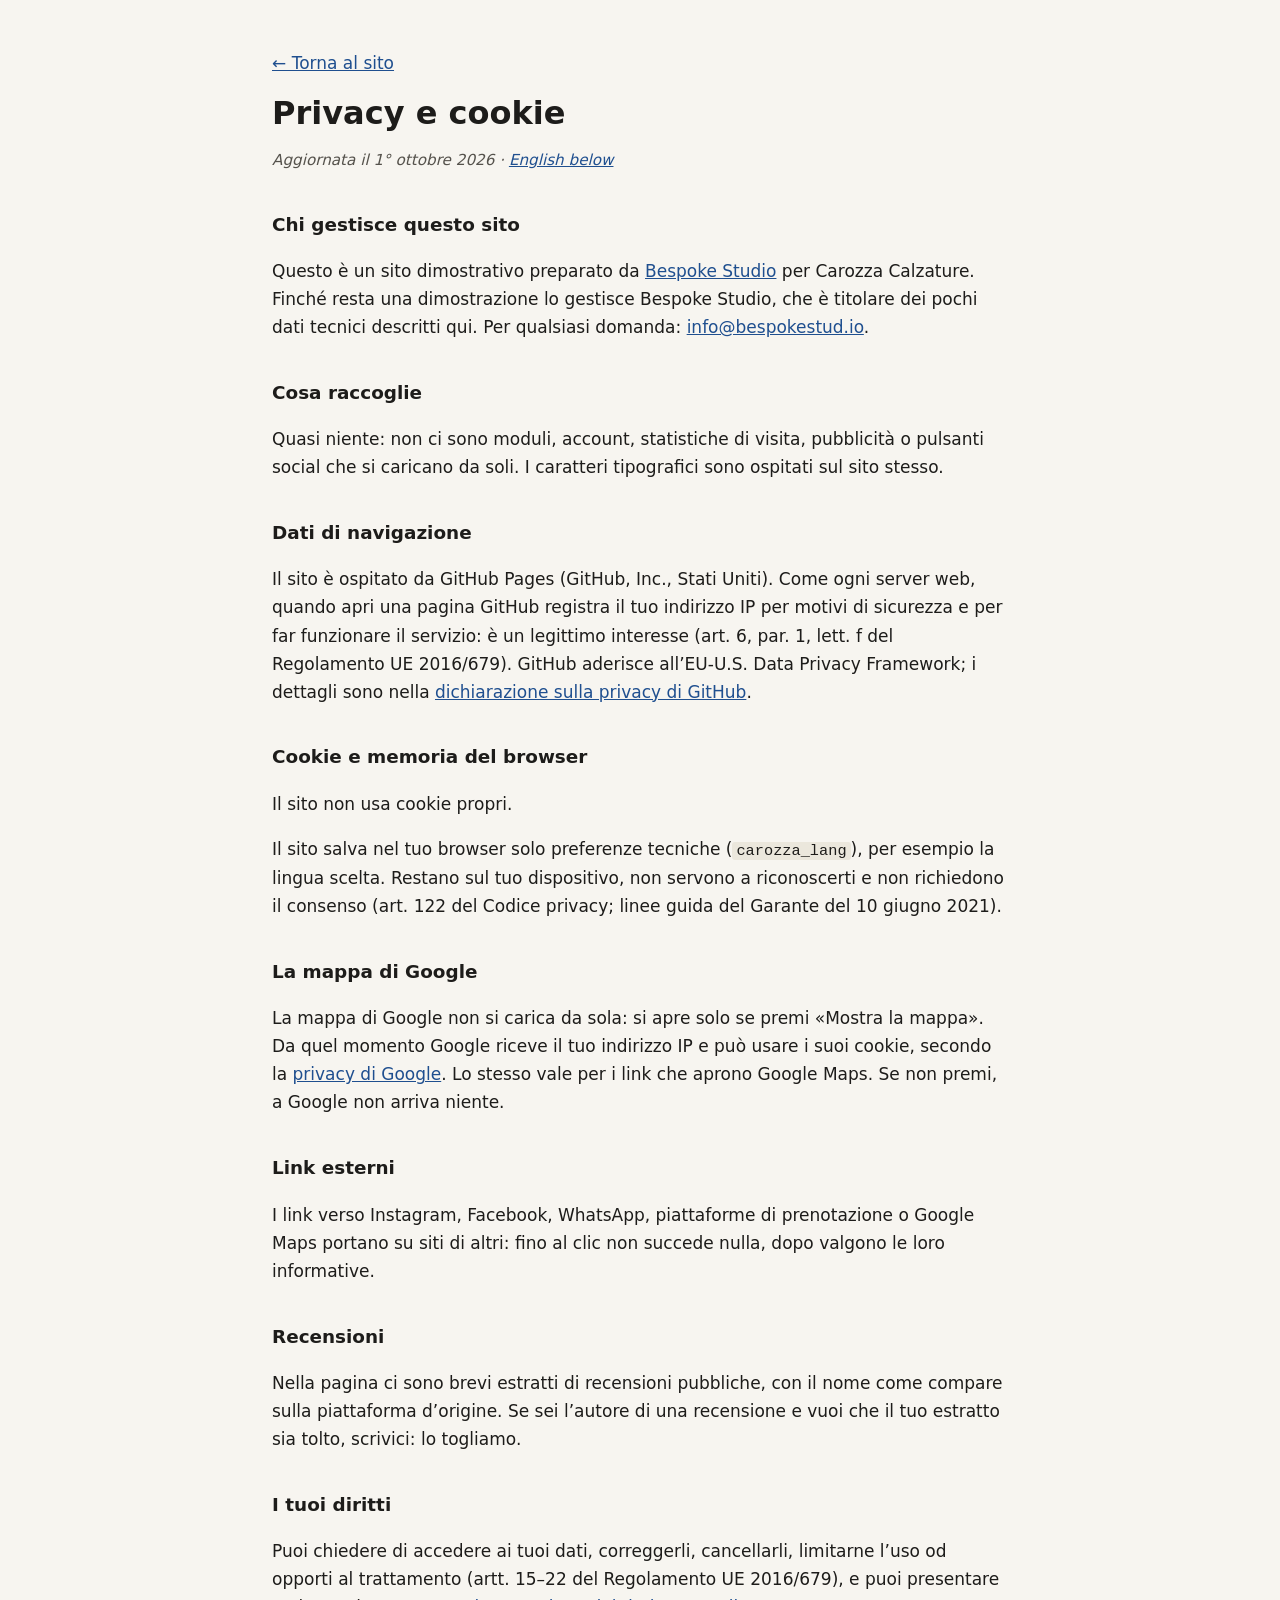
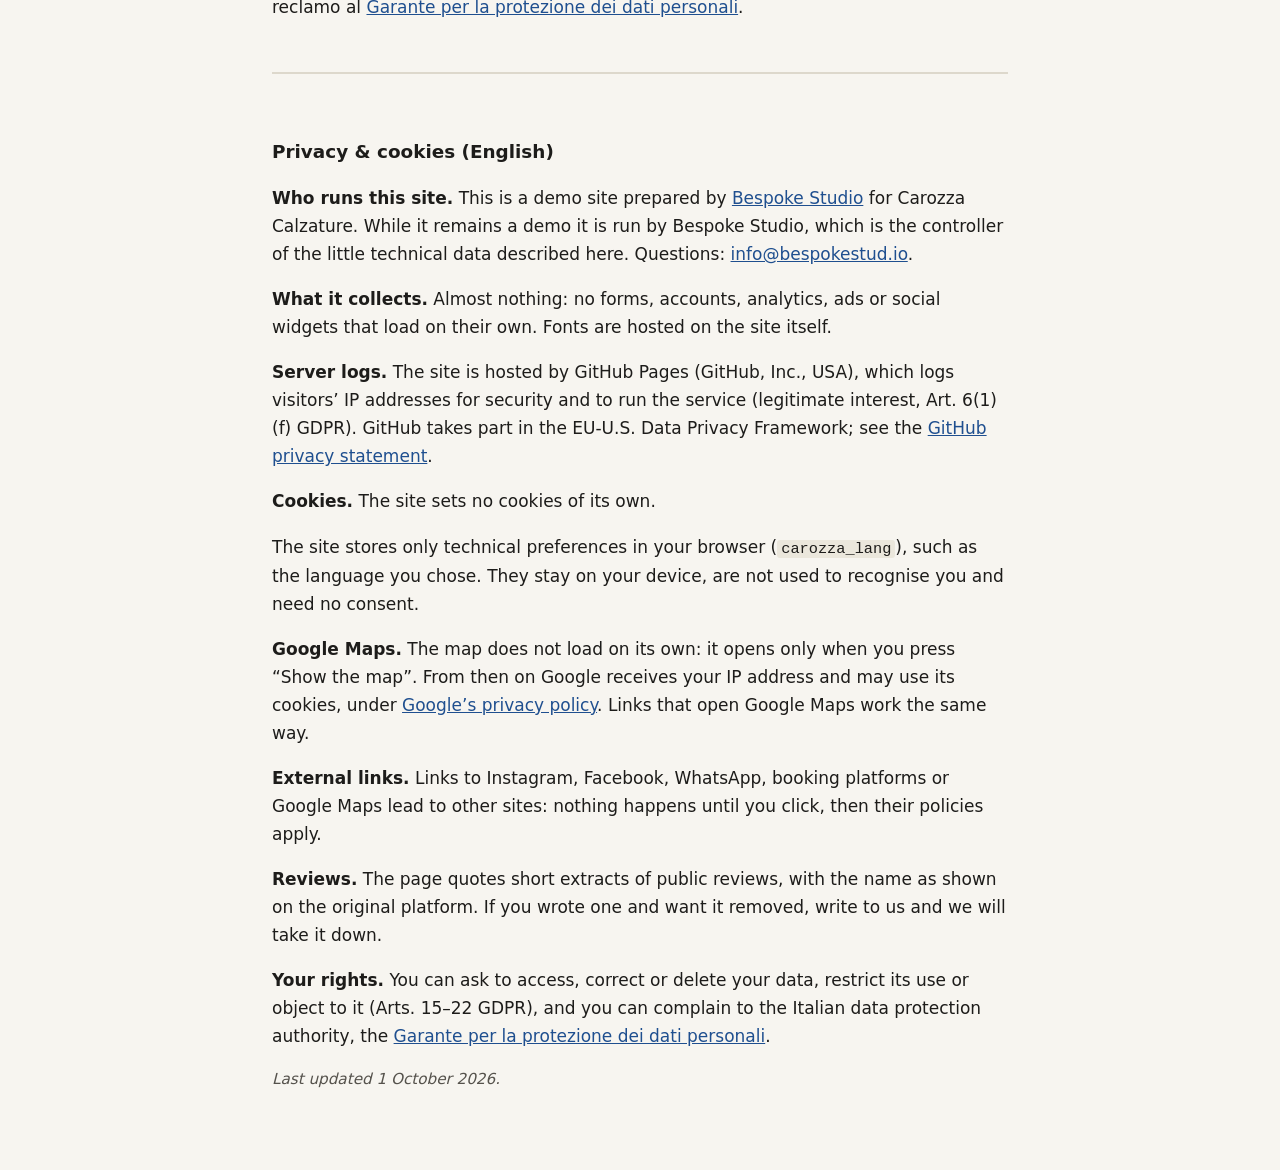
<file: privacy.html>
<!DOCTYPE html>
<html lang="it">
<head>
  <meta charset="UTF-8">
  <meta name="viewport" content="width=device-width, initial-scale=1.0">
  <meta name="robots" content="noindex">
  <title>Privacy e cookie · Carozza Calzature</title>
  <meta name="description" content="Informativa privacy e cookie del sito Carozza Calzature.">
  <style>
    body { margin: 0; background: #f7f5f0; color: #1d1c1a; font: 17px/1.65 system-ui, -apple-system, "Segoe UI", Roboto, sans-serif; }
    main { max-width: 46rem; margin: 0 auto; padding: 32px 20px 64px; }
    h1 { font-size: 2rem; line-height: 1.2; margin: 0.4em 0 0.2em; }
    h2 { font-size: 1.15rem; margin: 2em 0 0.4em; }
    a { color: #1f4f8f; }
    .data { color: #55524c; font-style: italic; font-size: 0.95rem; }
    .en { margin-top: 3em; padding-top: 1.5em; border-top: 2px solid #ddd8cc; }
    code { font-size: 0.9em; background: #ebe7dc; padding: 0 4px; border-radius: 3px; }
  </style>
</head>
<body>
<main>
  <p><a href="index.html">← Torna al sito</a></p>
  <h1>Privacy e cookie</h1>
  <p class="data">Aggiornata il 1° ottobre 2026 · <a href="#english" lang="en">English below</a></p>
  <h2>Chi gestisce questo sito</h2>
  <p>Questo è un sito dimostrativo preparato da <a href="https://bespokestud.io" rel="noopener">Bespoke Studio</a> per Carozza Calzature. Finché resta una dimostrazione lo gestisce Bespoke Studio, che è titolare dei pochi dati tecnici descritti qui. Per qualsiasi domanda: <a href="mailto:info@bespokestud.io">info@bespokestud.io</a>.</p>
  <h2>Cosa raccoglie</h2>
  <p>Quasi niente: non ci sono moduli, account, statistiche di visita, pubblicità o pulsanti social che si caricano da soli. I caratteri tipografici sono ospitati sul sito stesso.</p>
  <h2>Dati di navigazione</h2>
  <p>Il sito è ospitato da GitHub Pages (GitHub, Inc., Stati Uniti). Come ogni server web, quando apri una pagina GitHub registra il tuo indirizzo IP per motivi di sicurezza e per far funzionare il servizio: è un legittimo interesse (art. 6, par. 1, lett. f del Regolamento UE 2016/679). GitHub aderisce all’EU-U.S. Data Privacy Framework; i dettagli sono nella <a href="https://docs.github.com/site-policy/privacy-policies/github-general-privacy-statement" rel="noopener">dichiarazione sulla privacy di GitHub</a>.</p>
  
  <h2>Cookie e memoria del browser</h2>
  <p>Il sito non usa cookie propri.</p>
  <p>Il sito salva nel tuo browser solo preferenze tecniche (<code>carozza_lang</code>), per esempio la lingua scelta. Restano sul tuo dispositivo, non servono a riconoscerti e non richiedono il consenso (art. 122 del Codice privacy; linee guida del Garante del 10 giugno 2021).</p>
  <h2>La mappa di Google</h2>
  <p>La mappa di Google non si carica da sola: si apre solo se premi «Mostra la mappa». Da quel momento Google riceve il tuo indirizzo IP e può usare i suoi cookie, secondo la <a href="https://policies.google.com/privacy?hl=it" rel="noopener">privacy di Google</a>. Lo stesso vale per i link che aprono Google Maps. Se non premi, a Google non arriva niente.</p>
  <h2>Link esterni</h2>
  <p>I link verso Instagram, Facebook, WhatsApp, piattaforme di prenotazione o Google Maps portano su siti di altri: fino al clic non succede nulla, dopo valgono le loro informative.</p>
  <h2>Recensioni</h2>
  <p>Nella pagina ci sono brevi estratti di recensioni pubbliche, con il nome come compare sulla piattaforma d’origine. Se sei l’autore di una recensione e vuoi che il tuo estratto sia tolto, scrivici: lo togliamo.</p>
  <h2>I tuoi diritti</h2>
  <p>Puoi chiedere di accedere ai tuoi dati, correggerli, cancellarli, limitarne l’uso od opporti al trattamento (artt. 15–22 del Regolamento UE 2016/679), e puoi presentare reclamo al <a href="https://www.garanteprivacy.it" rel="noopener">Garante per la protezione dei dati personali</a>.</p>
  <div class="en" id="english" lang="en">
    <h2>Privacy &amp; cookies (English)</h2>
    <p><strong>Who runs this site.</strong> This is a demo site prepared by <a href="https://bespokestud.io" rel="noopener">Bespoke Studio</a> for Carozza Calzature. While it remains a demo it is run by Bespoke Studio, which is the controller of the little technical data described here. Questions: <a href="mailto:info@bespokestud.io">info@bespokestud.io</a>.</p>
    <p><strong>What it collects.</strong> Almost nothing: no forms, accounts, analytics, ads or social widgets that load on their own. Fonts are hosted on the site itself.</p>
    <p><strong>Server logs.</strong> The site is hosted by GitHub Pages (GitHub, Inc., USA), which logs visitors’ IP addresses for security and to run the service (legitimate interest, Art. 6(1)(f) GDPR). GitHub takes part in the EU-U.S. Data Privacy Framework; see the <a href="https://docs.github.com/site-policy/privacy-policies/github-general-privacy-statement" rel="noopener">GitHub privacy statement</a>.</p>
    
    <p><strong>Cookies.</strong> The site sets no cookies of its own.</p>
    <p>The site stores only technical preferences in your browser (<code>carozza_lang</code>), such as the language you chose. They stay on your device, are not used to recognise you and need no consent.</p>
    <p><strong>Google Maps.</strong> The map does not load on its own: it opens only when you press “Show the map”. From then on Google receives your IP address and may use its cookies, under <a href="https://policies.google.com/privacy?hl=en" rel="noopener">Google’s privacy policy</a>. Links that open Google Maps work the same way.</p>
    <p><strong>External links.</strong> Links to Instagram, Facebook, WhatsApp, booking platforms or Google Maps lead to other sites: nothing happens until you click, then their policies apply.</p>
    <p><strong>Reviews.</strong> The page quotes short extracts of public reviews, with the name as shown on the original platform. If you wrote one and want it removed, write to us and we will take it down.</p>
    <p><strong>Your rights.</strong> You can ask to access, correct or delete your data, restrict its use or object to it (Arts. 15–22 GDPR), and you can complain to the Italian data protection authority, the <a href="https://www.garanteprivacy.it" rel="noopener">Garante per la protezione dei dati personali</a>.</p>
    <p class="data">Last updated 1 October 2026.</p>
  </div>
</main>
</body>
</html>
</file>
